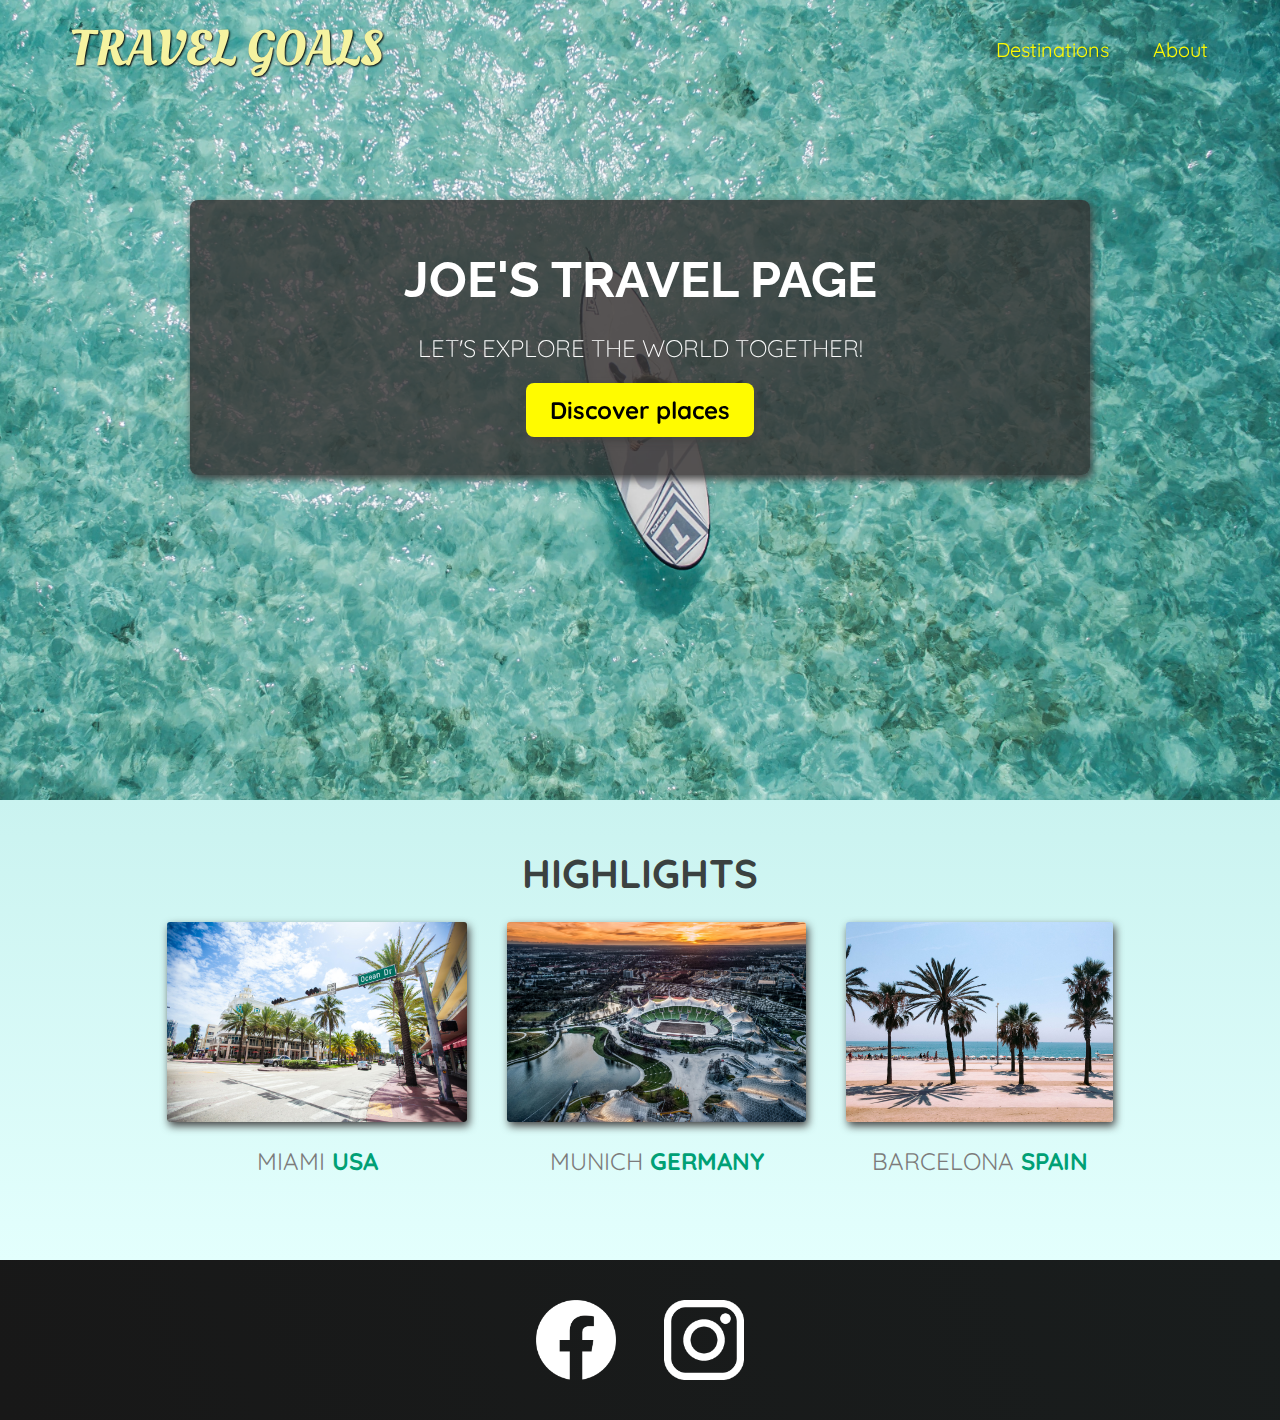
<file: index.html>
<!DOCTYPE html>
<html lang="en">
<head>
    <meta charset="UTF-8">
    <link
    href="https://fonts.googleapis.com/css2?family=Raleway:wght@700&family=Oleo+Script:wght@700&family=Quicksand:wght@300;500;700&display=swap"
    rel="stylesheet"/>    
    <link rel="stylesheet" href="/styling/shared.css">
    <link rel="stylesheet" href="/styling/styles.css">
    <title>Travel Goals</title>
</head>
<body>
    <header id="container">
        <div id="page-logo">
            <a href="/index.html"> Travel Goals </a>
        </div>
        <nav>
            <ul>
                <li><a href="/places.html"> Destinations </a></li>
                <li><a href=""> About </a></li>
            </ul>
        </nav>
    </header>

    <main>
        <section id="hero">
            <div id="hero-content">
                <h1> Joe's travel Page </h1>
                <p> Let's explore the World together! </p>
                <a href="/places.html"> Discover places </a>
            </div>
        </section>

        <section id="highlight">
            <h2> Highlights </h2>
            <ul id="destinations">
                <li class="destination">
                    <img src="/images/places/miami.jpg" alt="Picture from Miami">
                    <p> Miami <strong> USA </strong></p>
                </li>
                <li class="destination">
                    <img src="images/places/munich.jpg" alt="Picture from Munich">
                    <p> Munich <strong> Germany </strong></p>
                </li>
                <li class="destination">
                    <img src="/images/places/barcelona.jpg" alt="Palm Beach Barcelona">
                    <p> Barcelona <strong> Spain </strong></p>
                </li>
            </ul>
        </section>
    </main>
    
    <footer id="social-media-links">
        <ul>
            <li>
                <a href="https://www.facebook.com/" target="_blank"><img src="/images/icons/facebook.png" alt="A black-white FB logo"></a>
            </li>
            <li>
                <a href="https://www.instagram.com/" target="_blank"><img src="/images/icons/insta.png"  alt="Black white instagram logo"></a>
            </li>
        </ul>
    </footer>

</body>
</html>
</file>
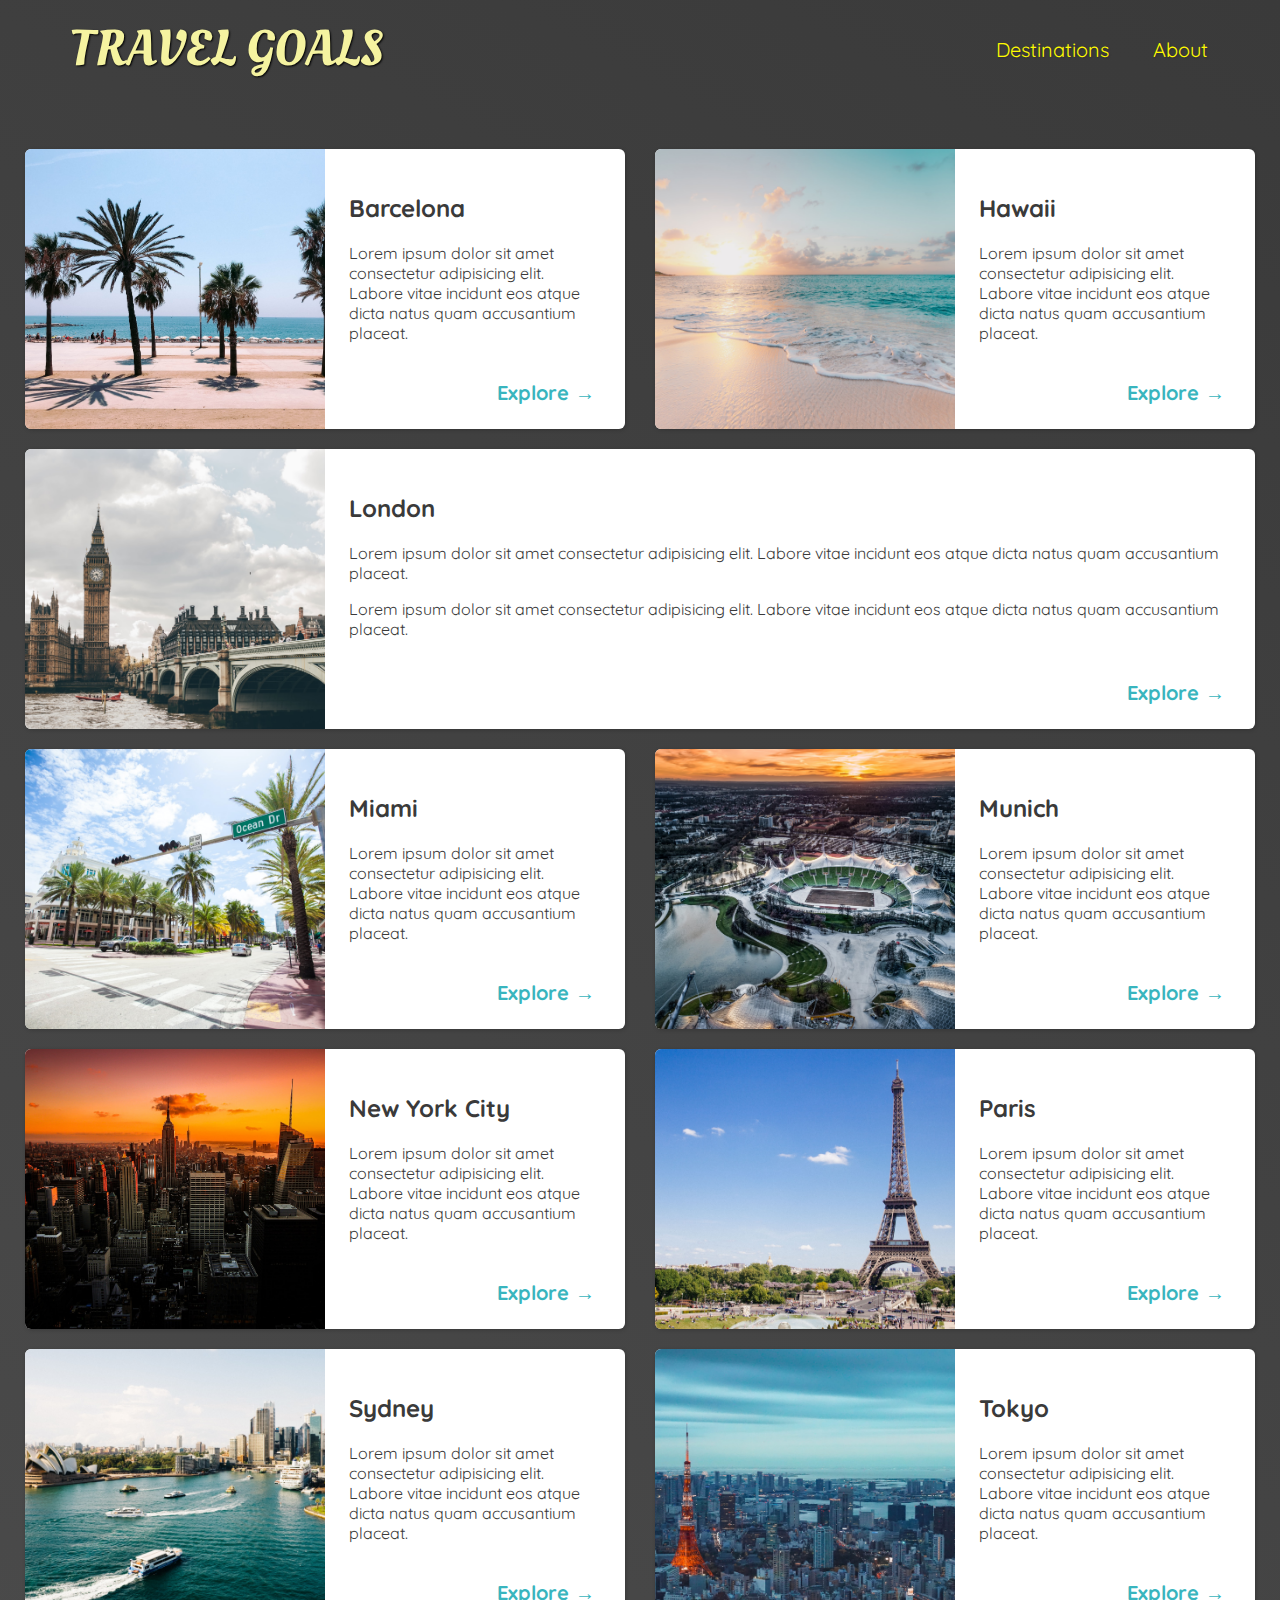
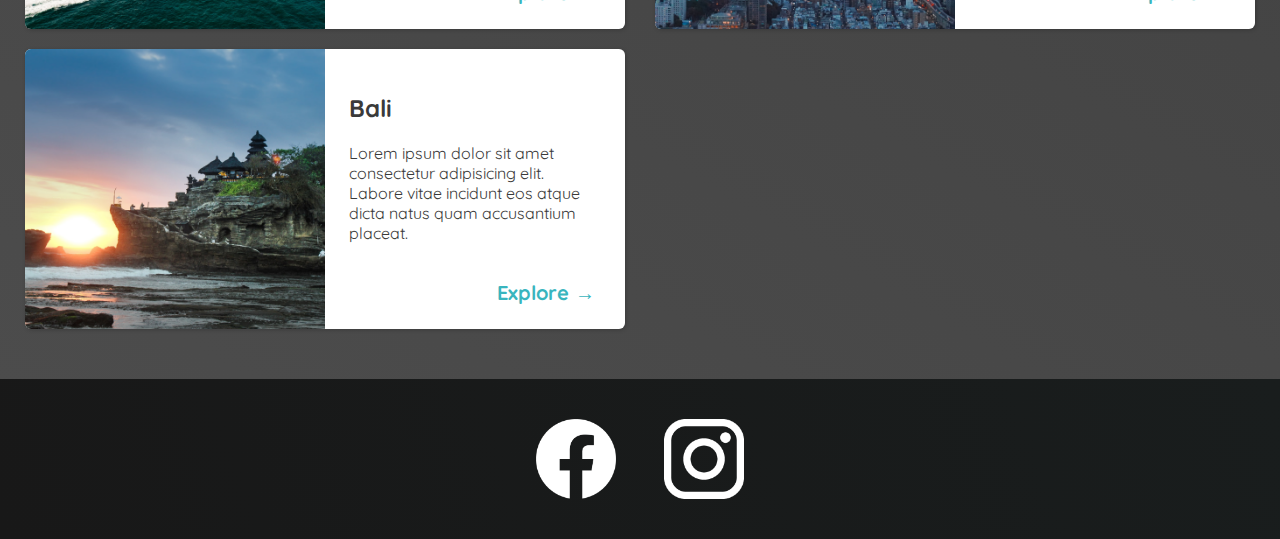
<file: places.html>
<!DOCTYPE html>
<html lang="en">
<head>
    <meta charset="UTF-8">
    <link
    href="https://fonts.googleapis.com/css2?family=Raleway:wght@700&family=Oleo+Script:wght@700&family=Quicksand:wght@300;500;700&display=swap"
    rel="stylesheet"/>    
    <link rel="stylesheet" href="/styling/shared.css">
    <link rel="stylesheet" href="/styling/places.css">
    <title>Travel Goals</title>
</head>
<body>
    <header id="container">
        <div id="page-logo">
            <a href="/index.html"> Travel Goals </a>
        </div>
        <nav>
            <ul>
                <li><a href="/places.html"> Destinations </a></li>
                <li><a href=""> About </a></li>
            </ul>
        </nav>
    </header>
    <main>
        <ul>
            <li>
              <img src="images/places/barcelona.jpg" alt="City of Barcelona" />
              <div class="item-content">
                <div>
                  <h2>Barcelona</h2>
                  <p>
                    Lorem ipsum dolor sit amet consectetur adipisicing elit. Labore
                    vitae incidunt eos atque dicta natus quam accusantium placeat.
                  </p>
                </div>
                <div class="actions">
                  <a href="https://en.wikipedia.org/wiki/Barcelona">Explore &#x2192</a>
                </div>
              </div>
            </li>
            <li>
              <img src="images/places/hawaii.jpg" alt="Hawaii beach" />
              <div class="item-content">
                <div>
                  <h2>Hawaii</h2>
                  <p>
                    Lorem ipsum dolor sit amet consectetur adipisicing elit. Labore
                    vitae incidunt eos atque dicta natus quam accusantium placeat.
                  </p>
                </div>
                <div class="actions">
                  <a href="hhttps://en.wikipedia.org/wiki/Hawaii">Explore &#x2192</a>
                </div>
              </div>
            </li>
            <li>
              <img src="images/places/london.jpg" alt="London city" />
              <div class="item-content">
                <div>
                  <h2>London</h2>
                  <p>
                    Lorem ipsum dolor sit amet consectetur adipisicing elit. Labore
                    vitae incidunt eos atque dicta natus quam accusantium placeat.
                  </p>
                  <p>
                    Lorem ipsum dolor sit amet consectetur adipisicing elit. Labore
                    vitae incidunt eos atque dicta natus quam accusantium placeat.
                  </p>
                </div>
                <div class="actions">
                  <a href="https://en.wikipedia.org/wiki/London">Explore &#x2192</a>
                </div>
              </div>
            </li>
            <li>
              <img src="images/places/miami.jpg" alt="Miami streets" />
              <div class="item-content">
                <div>
                  <h2>Miami</h2>
                  <p>
                    Lorem ipsum dolor sit amet consectetur adipisicing elit. Labore
                    vitae incidunt eos atque dicta natus quam accusantium placeat.
                  </p>
                </div>
                <div class="actions">
                  <a href="https://en.wikipedia.org/wiki/Miami">Explore &#x2192</a>
                </div>
              </div>
            </li>
            <li>
              <img src="images/places/munich.jpg" alt="Munich football stadium" />
              <div class="item-content">
                <div>
                  <h2>Munich</h2>
                  <p>
                    Lorem ipsum dolor sit amet consectetur adipisicing elit. Labore
                    vitae incidunt eos atque dicta natus quam accusantium placeat.
                  </p>
                </div>
                <div class="actions">
                  <a href="https://en.wikipedia.org/wiki/Munich">Explore &#x2192</a>
                </div>
              </div>
            </li>
            <li>
              <img src="images/places/new-york-city.jpg" alt="New York City skyline" />
              <div class="item-content">
                <div>
                  <h2>New York City</h2>
                  <p>
                    Lorem ipsum dolor sit amet consectetur adipisicing elit. Labore
                    vitae incidunt eos atque dicta natus quam accusantium placeat.
                  </p>
                </div>
                <div class="actions">
                  <a href="https://en.wikipedia.org/wiki/New_York_City"
                    >Explore &#x2192</a
                  >
                </div>
              </div>
            </li>
            <li>
              <img src="images/places/paris.jpg" alt="Paris city" />
              <div class="item-content">
                <div>
                  <h2>Paris</h2>
                  <p>
                    Lorem ipsum dolor sit amet consectetur adipisicing elit. Labore
                    vitae incidunt eos atque dicta natus quam accusantium placeat.
                  </p>
                </div>
                <div class="actions">
                  <a href="https://en.wikipedia.org/wiki/Paris">Explore &#x2192</a>
                </div>
              </div>
            </li>
            <li>
              <img src="images/places/sydney.jpg" alt="Sydney beach" />
              <div class="item-content">
                <div>
                  <h2>Sydney</h2>
                  <p>
                    Lorem ipsum dolor sit amet consectetur adipisicing elit. Labore
                    vitae incidunt eos atque dicta natus quam accusantium placeat.
                  </p>
                </div>
                <div class="actions">
                  <a href="https://en.wikipedia.org/wiki/Sydney">Explore &#x2192</a>
                </div>
              </div>
            </li>
            <li>
              <img src="images/places/tokyo.jpg" alt="Tokyo skyline" />
              <div class="item-content">
                <div>
                  <h2>Tokyo</h2>
                  <p>
                    Lorem ipsum dolor sit amet consectetur adipisicing elit. Labore
                    vitae incidunt eos atque dicta natus quam accusantium placeat.
                  </p>
                </div>
                <div class="actions">
                  <a href="https://en.wikipedia.org/wiki/Tokyo">Explore &#x2192</a>
                </div>
              </div>
            </li>
            <li>
              <img src="images/places/bali.jpg" alt="Bali beach" />
              <div class="item-content">
                <div>
                  <h2>Bali</h2>
                  <p>
                    Lorem ipsum dolor sit amet consectetur adipisicing elit. Labore
                    vitae incidunt eos atque dicta natus quam accusantium placeat.
                  </p>
                </div>
                <div class="actions">
                  <a href="https://en.wikipedia.org/wiki/Bali">Explore &#x2192</a>
                </div>
              </div>
            </li>
          </ul>
    </main>
    <footer id="social-media-links">
      <ul>
        <li>
          <a href="https://www.facebook.com/" target="_blank"><img src="/images/icons/facebook.png" alt="A black-white FB logo"></a>
        </li>
        <li>
          <a href="https://www.instagram.com/" target="_blank"><img src="/images/icons/insta.png"  alt="Black white instagram logo"></a>
        </li>
      </ul>
    </footer>
</body>
</html>
</file>
<file: styling/shared.css>
body {
    font-family: "Quicksand", sans-serif;
    margin: 0;
}

ul {
    list-style: none;
    margin: 0;
    padding: 0;
}

header {
    display: flex;
    justify-content: space-between;
    align-items: center;
    padding: 15px 60px;
    position: fixed;
    width: 100%;
    box-sizing: border-box;
}

header ul {
    display: flex;
}

header li {
    margin-left: 20px;
}

header a {
    color: rgb(255, 251, 0);
    text-decoration: none;
    font-size: 20px;
    padding: 12px;
    text-shadow: 1px 1px 2px rgba(0, 0, 0, 0.2);
}

header a:hover {
    color: rgb(0, 0, 0);
    background-color:rgba(255, 251, 0, 0.673);
    text-shadow: 1px 1px 2px rgba(0, 0, 0, 0.2);
    border-radius: 8px;
}

#page-logo a {
    padding: 10px;
    font-family: "Oleo Script", sans-serif;
    color: rgb(245, 243, 160);
    font-size: 50px;
    text-decoration: none;
    text-transform: uppercase;
    text-shadow: 1px 1px 2px rgb(0, 0, 0);
}

footer {
    background: linear-gradient(70deg, rgb(24, 24, 24), rgb(25, 29, 29));
    padding: 24px 0;
}

footer ul {
    display: flex;
    justify-content: center;
}

footer li {
    height: 80px;
    width: 80px;
    margin: 16px 24px;
}

footer img {
    width: 100%;
    height: 100%;
}
</file>
<file: styling/styles.css>
#hero {
    height: 800px;
    background-image: url("/images/places/ocean.jpg");
    background-position: center;
    background-size: cover;
}

#hero-content {
    width: 900px;
    background-color: rgba(51, 47, 47, 0.8);
    box-shadow: 2px 4px 8px rgb(68, 67, 67);
    border-radius: 8px;
    text-align: center;
    padding: 50px 0;
    margin: 0 auto;
    position: relative;
    top: 200px;
}

#hero-content h1 {
    color: white;
    text-transform: uppercase;
    font-size: 50px;
    font-family: "Raleway", sans-serif;
    margin: 0;
}

#hero-content p {
    color: white;
    text-transform: uppercase;
    font-size: 24px;
    font-weight: 300;
    margin-bottom: 32px;
}

#hero-content a {
    text-decoration: none;
    background-color: rgb(255, 251,0);
    padding: 12px 24px;
    color: black;
    font-size: 24px;
    font-weight: bold;
    border-radius: 8px;
    box-shadow: 2px 4px 8px rgb(68, 67, 67);
}

#hero-content a:hover {
    background-color: rgb(255, 230, 0);
}

#highlight {
    padding: 24px;
    background: linear-gradient(0deg, rgb(227, 255, 253), rgb(202, 243, 240));
}

.destination img {
    height: 200px;
    width: 100%;
    border-radius: 3px;
    object-fit: cover;
    box-shadow: 2px 4px 8px rgb(68, 67, 67);
}

#destinations {
    display: flex;
    width: 90%;
    margin: auto;
    margin-bottom: 40px;
    justify-content: center;
}

.destination {
    margin: 0 20px;
    text-transform: uppercase;
}

#highlight h2 {
    text-align: center;
    text-transform: uppercase;
    font-size: 40px;
    color: rgb(59, 65, 64);
    margin: 24px;
}

.destination p {
    text-align: center;
    font-size: 24px;
    color: rgb(124, 123, 123);
    margin: 20px 0;
}

.destination strong {
    color: rgb(0, 160, 117);
}
</file>
<file: styling/places.css>
body {
    background: linear-gradient(30deg, rgb(77, 77, 77), rgb(58, 58, 58));
    color:rgb(58, 58, 58);
}

header {
    position: static;
}

main li img {
    width: 300px;
    height: 280px;
    object-fit: cover;
}

main ul {
    width: 1230px;
    margin: 50px auto;
    display: grid;
    grid-template-columns: 1fr 1fr;
    gap: 20px 30px;
}

main li {
    display: flex;
    background-color: white;
    box-shadow: 1px 1px 4px rgba(0, 0, 0, 0.2);
    border-radius: 6px;
    overflow: hidden;

}

.item-content {
    padding: 24px;
    display: flex;
    flex-direction: column;
    justify-content: space-between;

}

.actions {
    text-align: right;
}

.actions a {
    text-decoration: none;
    font-size: 20px;
    color:rgb(57, 181, 190);
    padding: 3px 6px;
    font-weight: bold;
    border-radius: 6px;
}

.actions a:hover {
    background-color:rgba(156, 231, 236, 0.2);
}

li:nth-of-type(3) {
    grid-column: 1 / 3;
}

/* li:nth-of-type(6) {
    grid-column: 1 / 3;
} */
</file>
